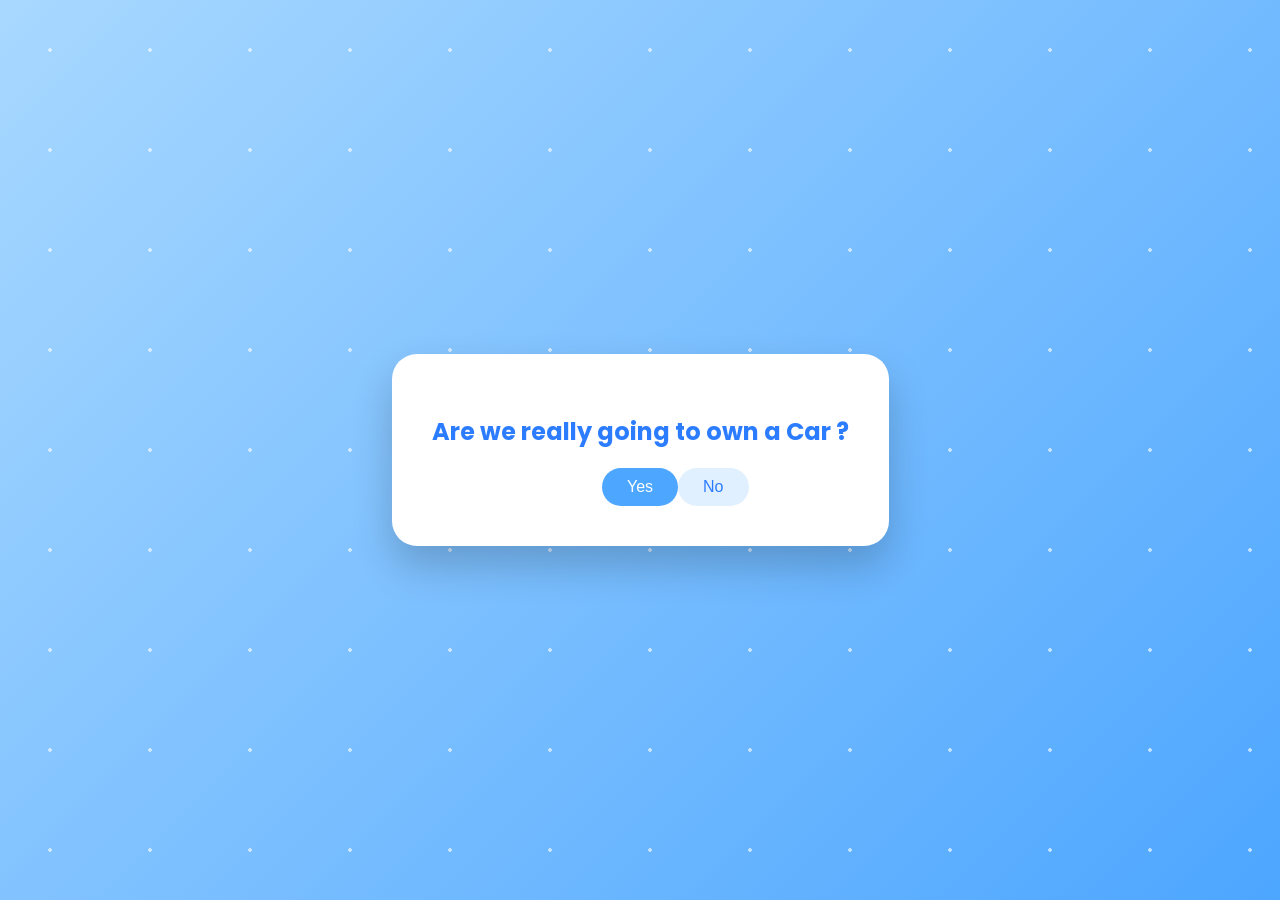
<file: index.html>
<!doctype html>
<html lang="en">
  <head>
    <meta charset="UTF-8" />
    <meta name="viewport" content="width=device-width, initial-scale=1.0" />
    <title>Yes or No</title>
    <link rel="stylesheet" href="style.css" />
    <link
      href="https://fonts.googleapis.com/css2?family=Poppins:wght@300;600&display=swap"
      rel="stylesheet"
    />
    <link
      rel="icon"
      href="data:image/svg+xml,<svg xmlns=%22http://www.w3.org/2000/svg%22 viewBox=%220 0 100 100%22><text y=%22.9em%22 font-size=%2290%22>✨</text></svg>"
    />
  </head>

  <body>
    <div class="card">
      <h2>Are we really going to own a Car ?</h2>

      <button class="yes" onclick="goNext()">Yes</button>
      <button class="no" id="noBtn">No</button>
    </div>

    <script src="script.js"></script>
  </body>
</html>
</file>
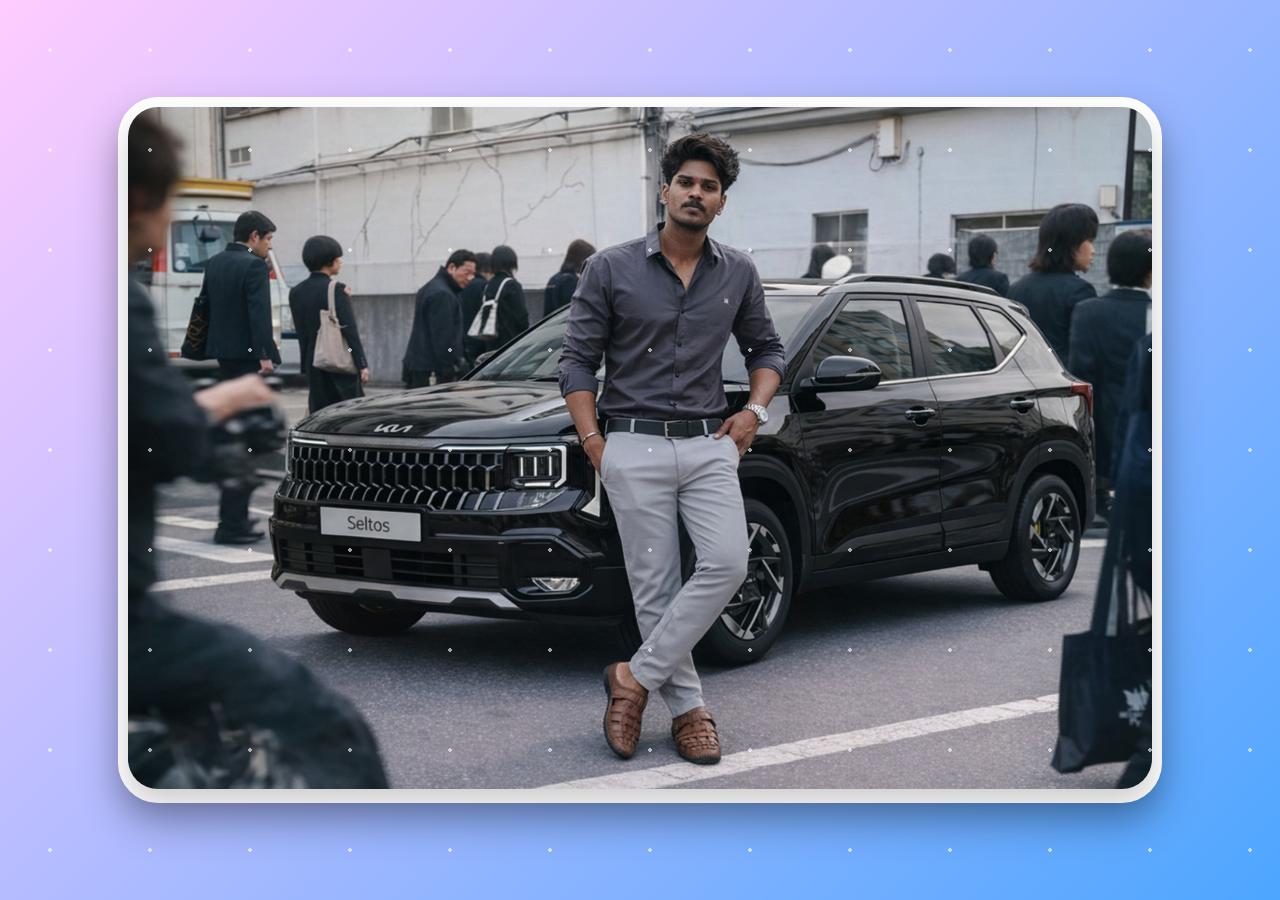
<file: MainPage.html>
<!doctype html>
<html lang="en">
  <head>
    <meta charset="UTF-8" />
    <title>Hooreeyyy 🎉</title>
    <link rel="stylesheet" href="style.css" />
    <link
      rel="icon"
      href="data:image/svg+xml,<svg xmlns=%22http://www.w3.org/2000/svg%22 viewBox=%220 0 100 100%22><text y=%22.9em%22 font-size=%2290%22>✨</text></svg>"
    />
  </head>

  <body class="celebration-page">
    <div class="celebrate-card">
      <img src="Pic3.jpg" />
      <audio src="six_days.mp3" autoplay></audio>
    </div>

    <script src="script.js"></script>
  </body>
</html>
</file>
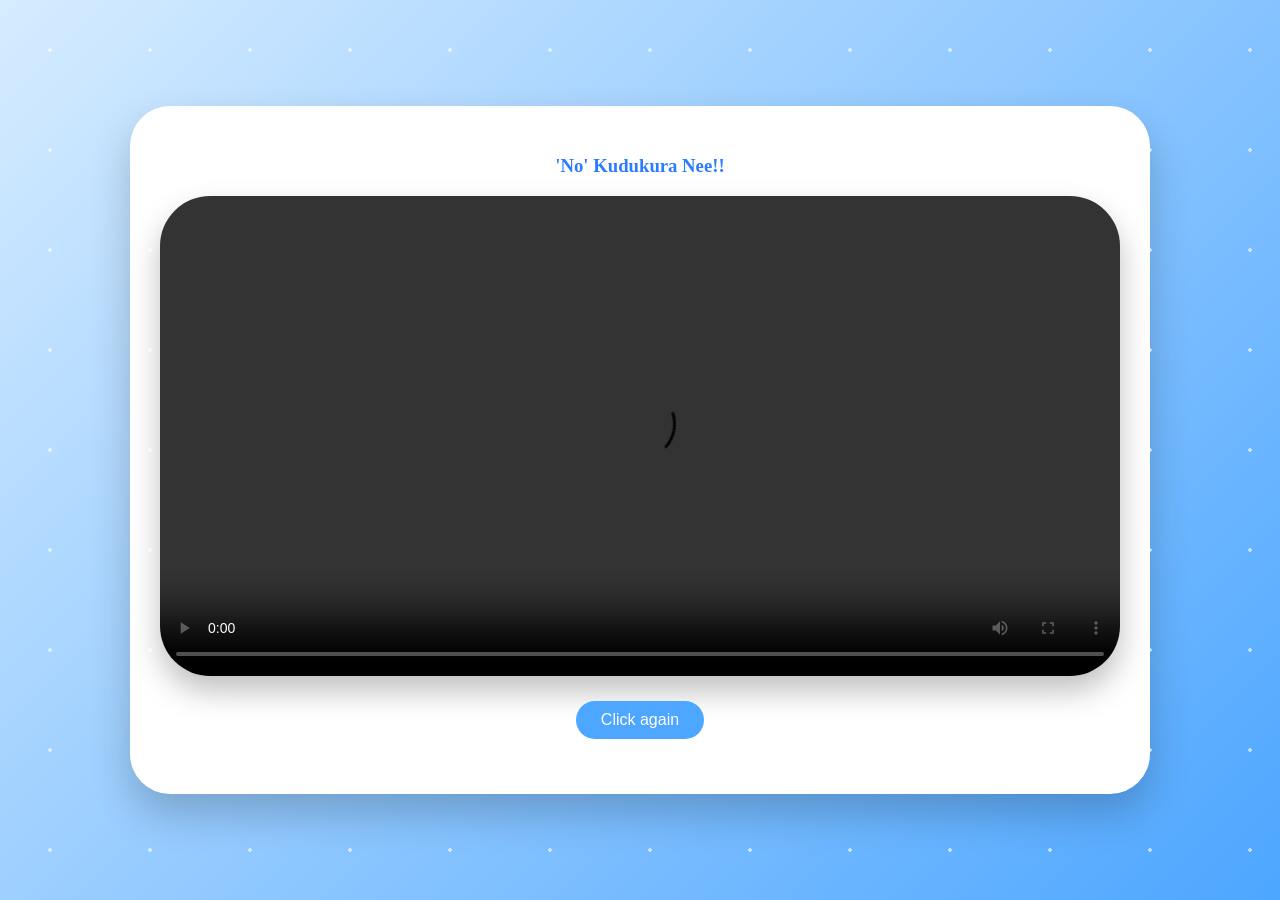
<file: NextPage.html>
<!doctype html>
<html lang="en">
  <head>
    <meta charset="UTF-8" />
    <title>Yes or No</title>
    <link rel="stylesheet" href="style.css" />
    <link
      rel="icon"
      href="data:image/svg+xml,<svg xmlns=%22http://www.w3.org/2000/svg%22 viewBox=%220 0 100 100%22><text y=%22.9em%22 font-size=%2290%22>✨</text></svg>"
    />
  </head>

  <link
    href="https://fonts.googleapis.com/css2?family=Poppins:wght@300;600&display=swap"
    rel="stylesheet"
  />

  <body class="next-page">
    <div class="video-card">
      <h3>'No' Kudukura Nee!!</h3>

      <video controls autoplay>
        <source src="Are you Laughing.mp4" type="video/mp4" />
      </video>
      <br />

      <button class="yes" onclick="playSound(); goMainPage()">Click again</button>
      <audio id="clickSound" src="Shine.mp3"></audio>
      <br />
    </div>

    <script src="script.js"></script>
  </body>
</html>
</file>
<file: style.css>
/* ====== BODY ====== */
body {
    margin: 0;
    height: 100vh;
    display: flex;
    justify-content: center;
    align-items: center;
    background: linear-gradient(135deg, #a8d8ff, #4da6ff);
    font-family: 'Poppins', sans-serif;
    overflow: hidden;
}

/* ====== CARD ====== */
.card {
    background: white;
    padding: 40px;
    border-radius: 25px;
    text-align: center;
    box-shadow: 0 20px 40px rgba(0, 0, 0, 0.2);
    position: relative;
    animation: cardFloat 4s ease-in-out infinite;
}

/* ====== BUTTON GROUP CENTER ====== */
.button-group {
    display: flex;
    justify-content: center;
    gap: 15px;
    margin-top: 20px;
}

/* ====== HEADING ====== */
h2 {
    color: #2b7cff;
}

h3 {
    color: #2b7cff;
    font-family: cursive;
}

/* ====== BUTTON STYLE ====== */
button {
    padding: 10px 25px;
    border: none;
    border-radius: 25px;
    font-size: 16px;
    cursor: pointer;
    transition: 0.3s;
}

/* YES BUTTON */
.yes {
    background: #4da6ff;
    color: white;
    align-items: center;
}

.yes:hover {
    transform: scale(1.1);
    box-shadow: 0 0 15px rgba(77, 166, 255, 0.6);
}


/* NO BUTTON */
.no {
    background: #e0f0ff;
    color: #2b7cff;
    position: absolute;
    /* Needed for moving effect */
}

/* ====== CARD FLOAT ====== */
@keyframes cardFloat {
    0% {
        transform: translateY(0px);
    }

    50% {
        transform: translateY(-15px);
    }

    100% {
        transform: translateY(0px);
    }
}

/* ====== SNOW EFFECT ====== */
body::before {
    content: "";
    position: fixed;
    top: 0;
    left: 0;
    width: 100%;
    height: 100%;
    pointer-events: none;
    background-image:
        radial-gradient(white 2px, transparent 2px),
        radial-gradient(white 2px, transparent 2px),
        radial-gradient(white 2px, transparent 2px);
    background-size: 100px 100px;
    animation: snow 10s linear infinite;
    opacity: 0.6;
}

@keyframes snow {
    from {
        background-position: 0 0, 50px 50px, 25px 75px;
    }

    to {
        background-position: 0 1000px, 50px 1050px, 25px 1075px;
    }
}




/* Half Page Card with Big Top Curve */

.next-page {
    margin: 0;
    height: 100vh;
    display: flex;
    justify-content: center;
    align-items: center;
    background: linear-gradient(135deg, #d6ecff, #4da6ff);
    font-family: 'Poppins', sans-serif;
}

/* 75% Width Card */
.video-card {
    width: 75%;
    background: white;
    border-radius: 40px;
    padding: 30px;
    box-shadow: 0 20px 40px rgba(0, 0, 0, 0.2);

    display: flex;
    flex-direction: column;
    justify-content: center;
    align-items: center;
}

/* Very Curved Video */
video {
    width: 100%;
    height: 100%;
    max-height: 500px;

    border-radius: 50px;
    /* 👈 More Curve */

    object-fit: cover;
    /* Keeps video nicely fit */
    box-shadow: 0 15px 30px rgba(0, 0, 0, 0.25);
}




/* Celebration Page */
.celebration-page {
    display: flex;
    justify-content: center;
    align-items: center;
    background: linear-gradient(135deg, #ffccff, #4da6ff);
    font-family: 'Poppins', sans-serif;
    overflow: hidden;
}

/* Card */
.celebrate-card {
    background: white;
    padding: 10px;
    border-radius: 40px;
    box-shadow: 0 20px 40px rgba(0,0,0,0.3);
    animation: pop 2s infinite;
    width: 80%;
}

/* Image Style */
.celebrate-card img {
    width: 100%;
    height: 80%;
    max-width: 100%;
    border-radius: 30px;   /* Curved Image */
    box-shadow: 0 15px 30px rgba(0,0,0,0.2);
}

/* Animation */
@keyframes pop {
    0% { transform: scale(1); }
    50% { transform: scale(1.05); }
    100% { transform: scale(1); }
}

@media (max-width: 768px) {
    .video-card {
        width: 90%;
        padding: 20px;
        border-radius: 25px;
    }
}
</file>
